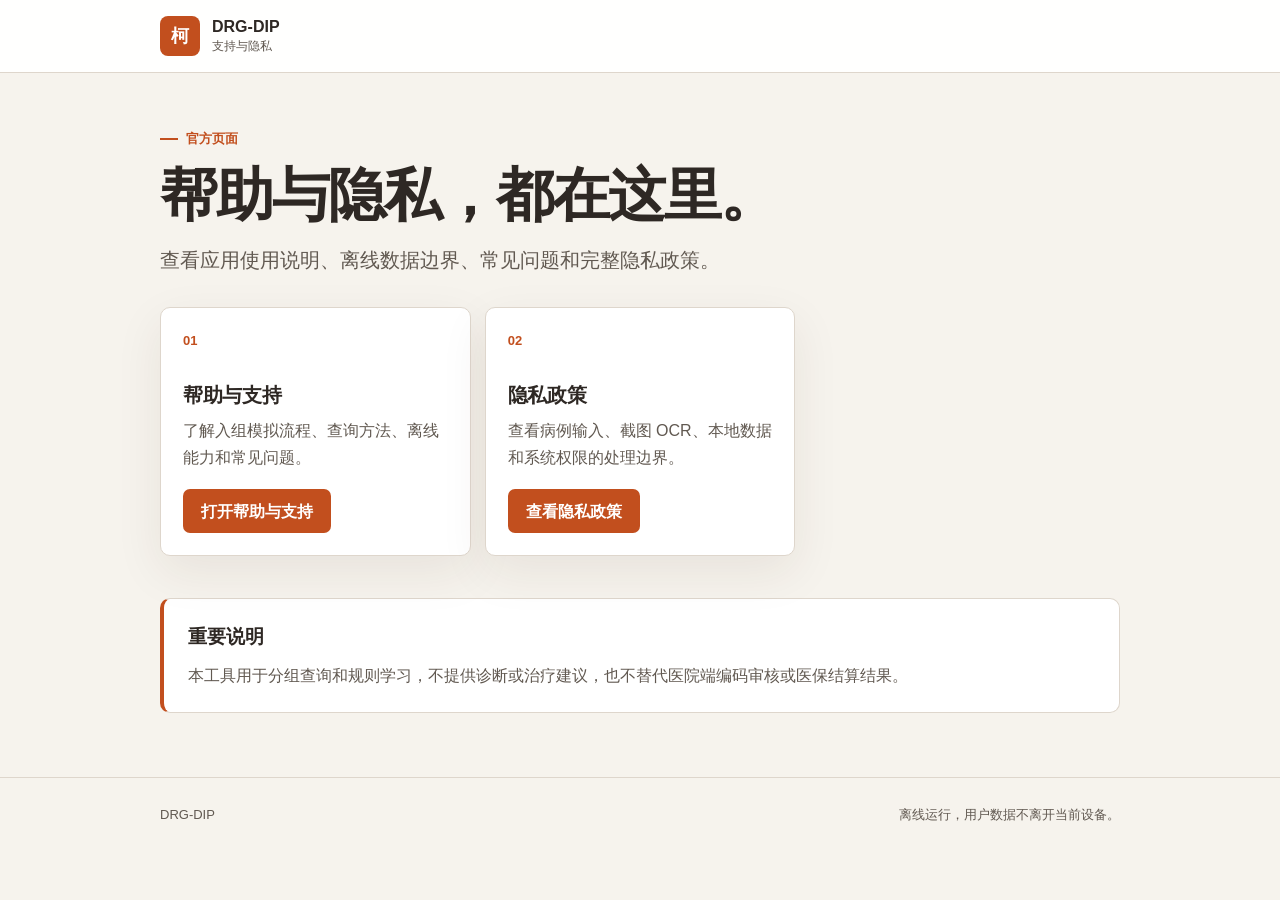
<file: index.html>
<!doctype html>
<html lang="zh-CN">
  <head>
    <meta charset="utf-8">
    <meta name="viewport" content="width=device-width, initial-scale=1">
    <meta
      name="description"
      content="DRG-DIP 帮助、支持与隐私政策页面。"
    >
    <title>DRG-DIP - 支持与隐私</title>
    <link rel="icon" type="image/svg+xml" href="./favicon.svg">
    <link rel="stylesheet" href="./drg-legal.css">
  </head>
  <body>
    <header class="site-header">
      <div class="site-header__inner">
        <a class="brand" href="./" aria-label="返回支持与隐私首页">
          <span class="brand__mark" aria-hidden="true">柯</span>
          <span class="brand__text">
            <span class="brand__title">DRG-DIP</span>
            <span class="brand__subtitle">支持与隐私</span>
          </span>
        </a>
      </div>
    </header>

    <main>
      <section class="hero" aria-labelledby="page-title">
        <div class="eyebrow">官方页面</div>
        <h1 id="page-title">帮助与隐私，都在这里。</h1>
        <p class="hero__lead">
          查看应用使用说明、离线数据边界、常见问题和完整隐私政策。
        </p>
      </section>

      <section class="quick-grid" aria-label="页面入口">
        <article class="quick-card">
          <span class="quick-card__number">01</span>
          <h2>帮助与支持</h2>
          <p>了解入组模拟流程、查询方法、离线能力和常见问题。</p>
          <a class="button-link" href="./drg-support/">打开帮助与支持</a>
        </article>
        <article class="quick-card">
          <span class="quick-card__number">02</span>
          <h2>隐私政策</h2>
          <p>查看病例输入、截图 OCR、本地数据和系统权限的处理边界。</p>
          <a class="button-link" href="./drg-privacy/">查看隐私政策</a>
        </article>
      </section>

      <aside class="callout">
        <h2>重要说明</h2>
        <p>
          本工具用于分组查询和规则学习，不提供诊断或治疗建议，也不替代医院端编码审核或医保结算结果。
        </p>
      </aside>
    </main>

    <footer class="site-footer">
      <div class="site-footer__inner">
        <span>DRG-DIP</span>
        <span>离线运行，用户数据不离开当前设备。</span>
      </div>
    </footer>
  </body>
</html>
</file>
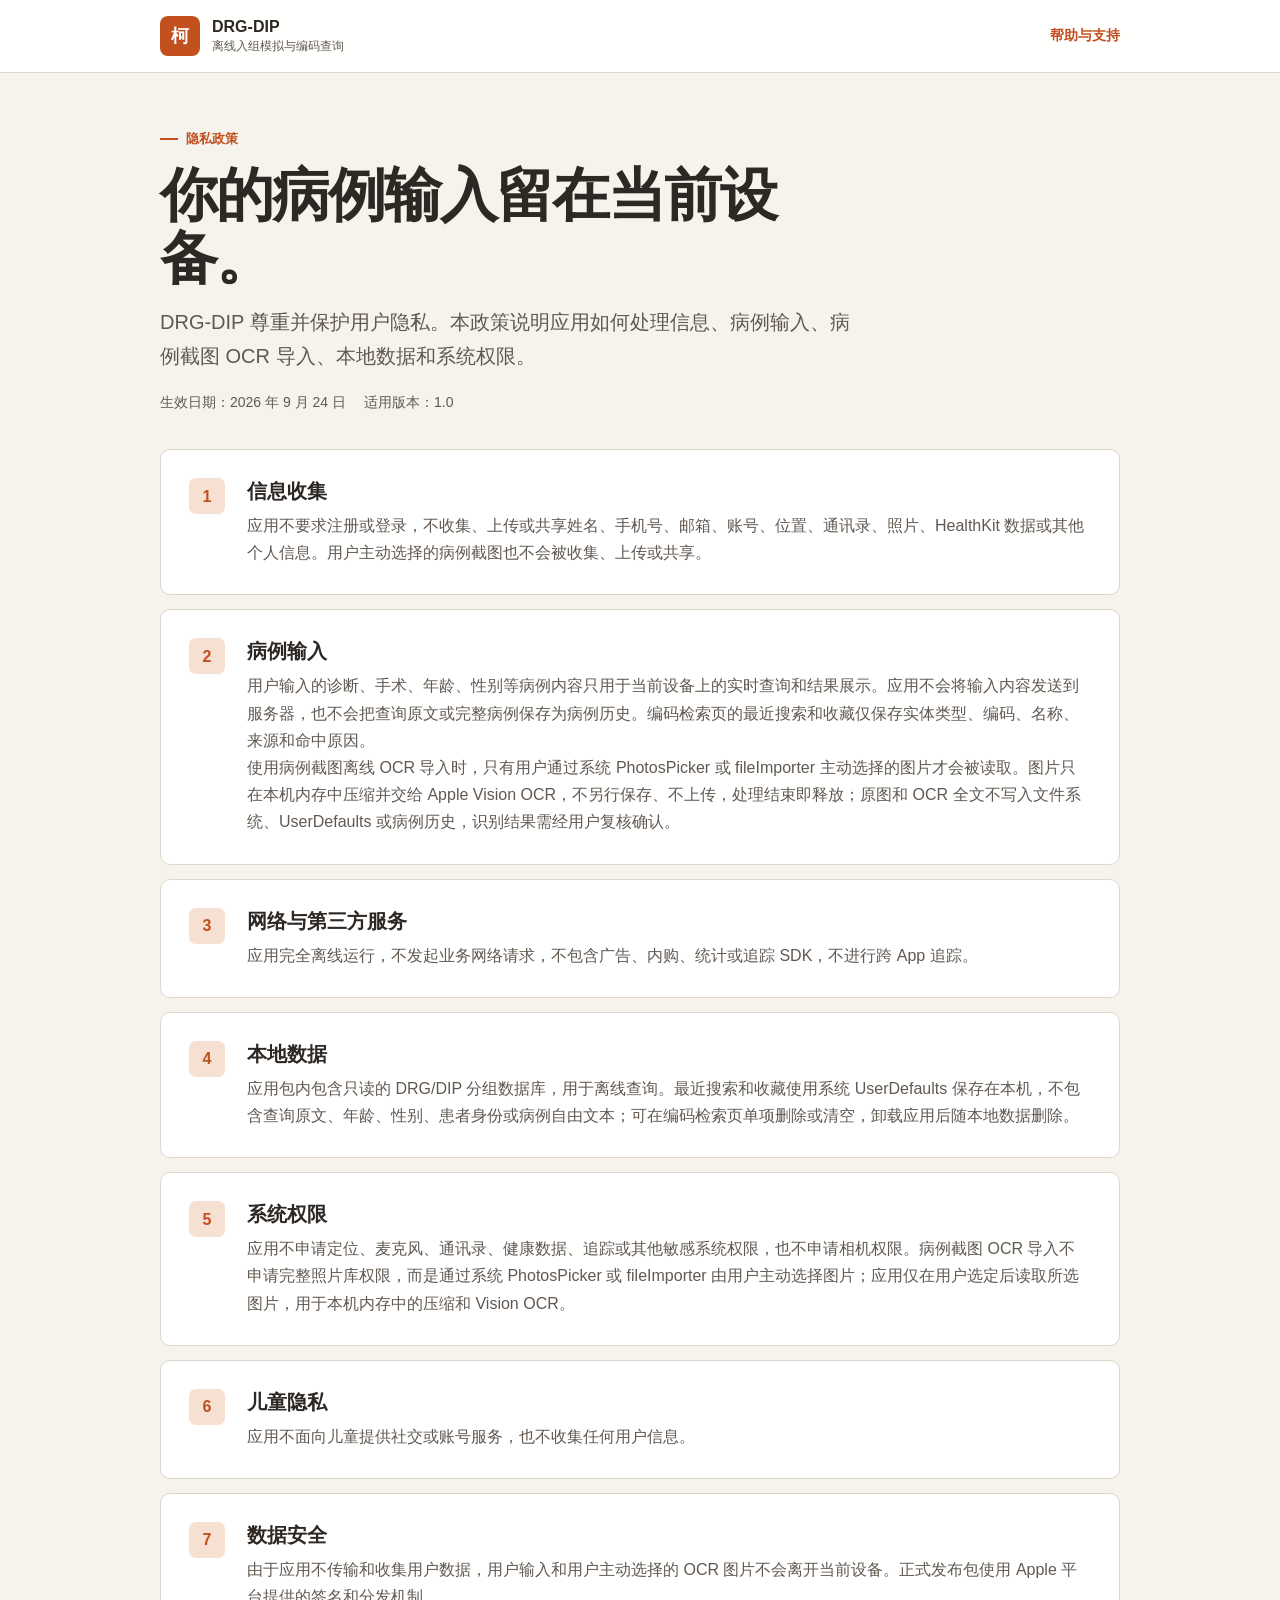
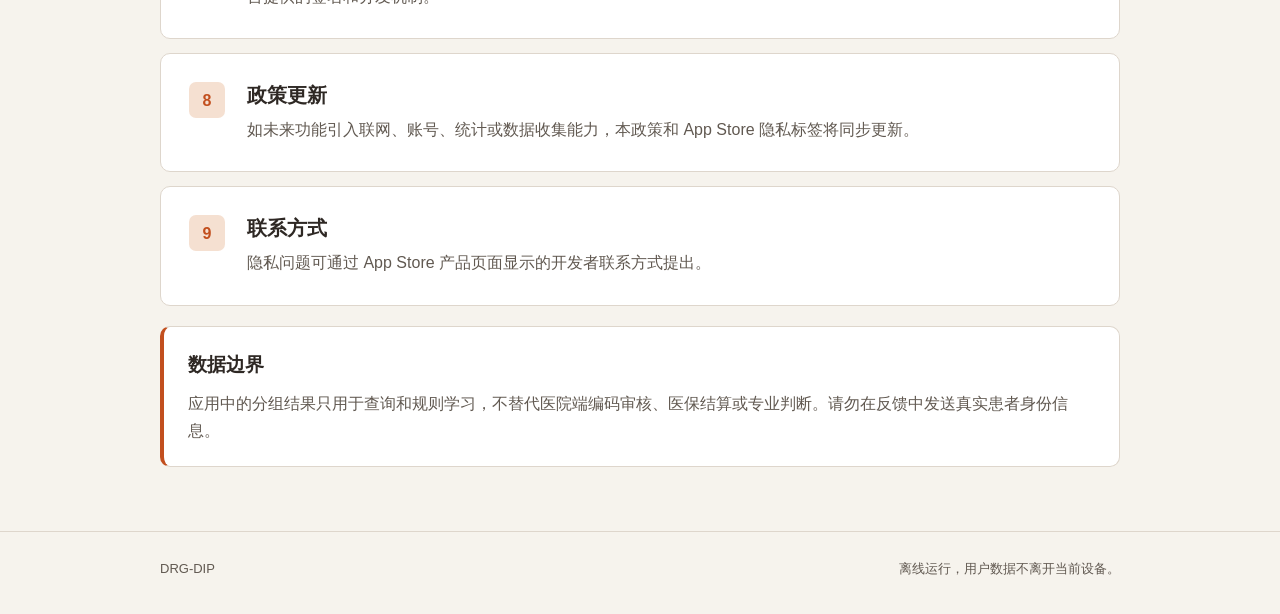
<file: drg-privacy/index.html>
<!doctype html>
<html lang="zh-CN">
  <head>
    <meta charset="utf-8">
    <meta name="viewport" content="width=device-width, initial-scale=1">
    <meta
      name="description"
      content="DRG-DIP 隐私政策，说明病例输入、网络、本地数据、系统权限和第三方服务处理方式。"
    >
    <title>隐私政策 - DRG-DIP</title>
    <link rel="icon" type="image/svg+xml" href="../favicon.svg">
    <link rel="stylesheet" href="../drg-legal.css">
  </head>
  <body>
    <header class="site-header">
      <div class="site-header__inner">
        <div class="brand">
          <span class="brand__mark" aria-hidden="true">柯</span>
          <span class="brand__text">
            <span class="brand__title">DRG-DIP</span>
            <span class="brand__subtitle">离线入组模拟与编码查询</span>
          </span>
        </div>
        <a class="header-link" href="../drg-support/">帮助与支持</a>
      </div>
    </header>

    <main>
      <section class="hero" aria-labelledby="page-title">
        <div class="eyebrow">隐私政策</div>
        <h1 id="page-title">你的病例输入留在当前设备。</h1>
        <p class="hero__lead">
          DRG-DIP 尊重并保护用户隐私。本政策说明应用如何处理信息、病例输入、病例截图 OCR 导入、本地数据和系统权限。
        </p>
        <div class="meta-row">
          <span>生效日期：2026 年 9 月 24 日</span>
          <span>适用版本：1.0</span>
        </div>
      </section>

      <div class="privacy-list">
        <section class="privacy-section" aria-labelledby="collection-title">
          <span class="privacy-section__number" aria-hidden="true">1</span>
          <div>
            <h2 id="collection-title">信息收集</h2>
            <p>
              应用不要求注册或登录，不收集、上传或共享姓名、手机号、邮箱、账号、位置、通讯录、照片、HealthKit
              数据或其他个人信息。用户主动选择的病例截图也不会被收集、上传或共享。
            </p>
          </div>
        </section>

        <section class="privacy-section" aria-labelledby="case-input-title">
          <span class="privacy-section__number" aria-hidden="true">2</span>
          <div>
            <h2 id="case-input-title">病例输入</h2>
            <p>
              用户输入的诊断、手术、年龄、性别等病例内容只用于当前设备上的实时查询和结果展示。应用不会将输入内容发送到服务器，也不会把查询原文或完整病例保存为病例历史。编码检索页的最近搜索和收藏仅保存实体类型、编码、名称、来源和命中原因。
            </p>
            <p>
              使用病例截图离线 OCR 导入时，只有用户通过系统 PhotosPicker 或 fileImporter
              主动选择的图片才会被读取。图片只在本机内存中压缩并交给 Apple Vision
              OCR，不另行保存、不上传，处理结束即释放；原图和 OCR
              全文不写入文件系统、UserDefaults 或病例历史，识别结果需经用户复核确认。
            </p>
          </div>
        </section>

        <section class="privacy-section" aria-labelledby="network-title">
          <span class="privacy-section__number" aria-hidden="true">3</span>
          <div>
            <h2 id="network-title">网络与第三方服务</h2>
            <p>
              应用完全离线运行，不发起业务网络请求，不包含广告、内购、统计或追踪 SDK，不进行跨 App 追踪。
            </p>
          </div>
        </section>

        <section class="privacy-section" aria-labelledby="local-data-title">
          <span class="privacy-section__number" aria-hidden="true">4</span>
          <div>
            <h2 id="local-data-title">本地数据</h2>
            <p>
              应用包内包含只读的 DRG/DIP 分组数据库，用于离线查询。最近搜索和收藏使用系统 UserDefaults 保存在本机，不包含查询原文、年龄、性别、患者身份或病例自由文本；可在编码检索页单项删除或清空，卸载应用后随本地数据删除。
            </p>
          </div>
        </section>

        <section class="privacy-section" aria-labelledby="permissions-title">
          <span class="privacy-section__number" aria-hidden="true">5</span>
          <div>
            <h2 id="permissions-title">系统权限</h2>
            <p>
              应用不申请定位、麦克风、通讯录、健康数据、追踪或其他敏感系统权限，也不申请相机权限。病例截图
              OCR 导入不申请完整照片库权限，而是通过系统 PhotosPicker 或
              fileImporter 由用户主动选择图片；应用仅在用户选定后读取所选图片，用于本机内存中的压缩和
              Vision OCR。
            </p>
          </div>
        </section>

        <section class="privacy-section" aria-labelledby="children-title">
          <span class="privacy-section__number" aria-hidden="true">6</span>
          <div>
            <h2 id="children-title">儿童隐私</h2>
            <p>应用不面向儿童提供社交或账号服务，也不收集任何用户信息。</p>
          </div>
        </section>

        <section class="privacy-section" aria-labelledby="security-title">
          <span class="privacy-section__number" aria-hidden="true">7</span>
          <div>
            <h2 id="security-title">数据安全</h2>
            <p>
              由于应用不传输和收集用户数据，用户输入和用户主动选择的 OCR
              图片不会离开当前设备。正式发布包使用 Apple 平台提供的签名和分发机制。
            </p>
          </div>
        </section>

        <section class="privacy-section" aria-labelledby="changes-title">
          <span class="privacy-section__number" aria-hidden="true">8</span>
          <div>
            <h2 id="changes-title">政策更新</h2>
            <p>
              如未来功能引入联网、账号、统计或数据收集能力，本政策和 App Store 隐私标签将同步更新。
            </p>
          </div>
        </section>

        <section class="privacy-section" aria-labelledby="contact-title">
          <span class="privacy-section__number" aria-hidden="true">9</span>
          <div>
            <h2 id="contact-title">联系方式</h2>
            <p>隐私问题可通过 App Store 产品页面显示的开发者联系方式提出。</p>
          </div>
        </section>
      </div>

      <aside class="callout">
        <h2>数据边界</h2>
        <p>
          应用中的分组结果只用于查询和规则学习，不替代医院端编码审核、医保结算或专业判断。请勿在反馈中发送真实患者身份信息。
        </p>
      </aside>
    </main>

    <footer class="site-footer">
      <div class="site-footer__inner">
        <span>DRG-DIP</span>
        <span>离线运行，用户数据不离开当前设备。</span>
      </div>
    </footer>
  </body>
</html>
</file>
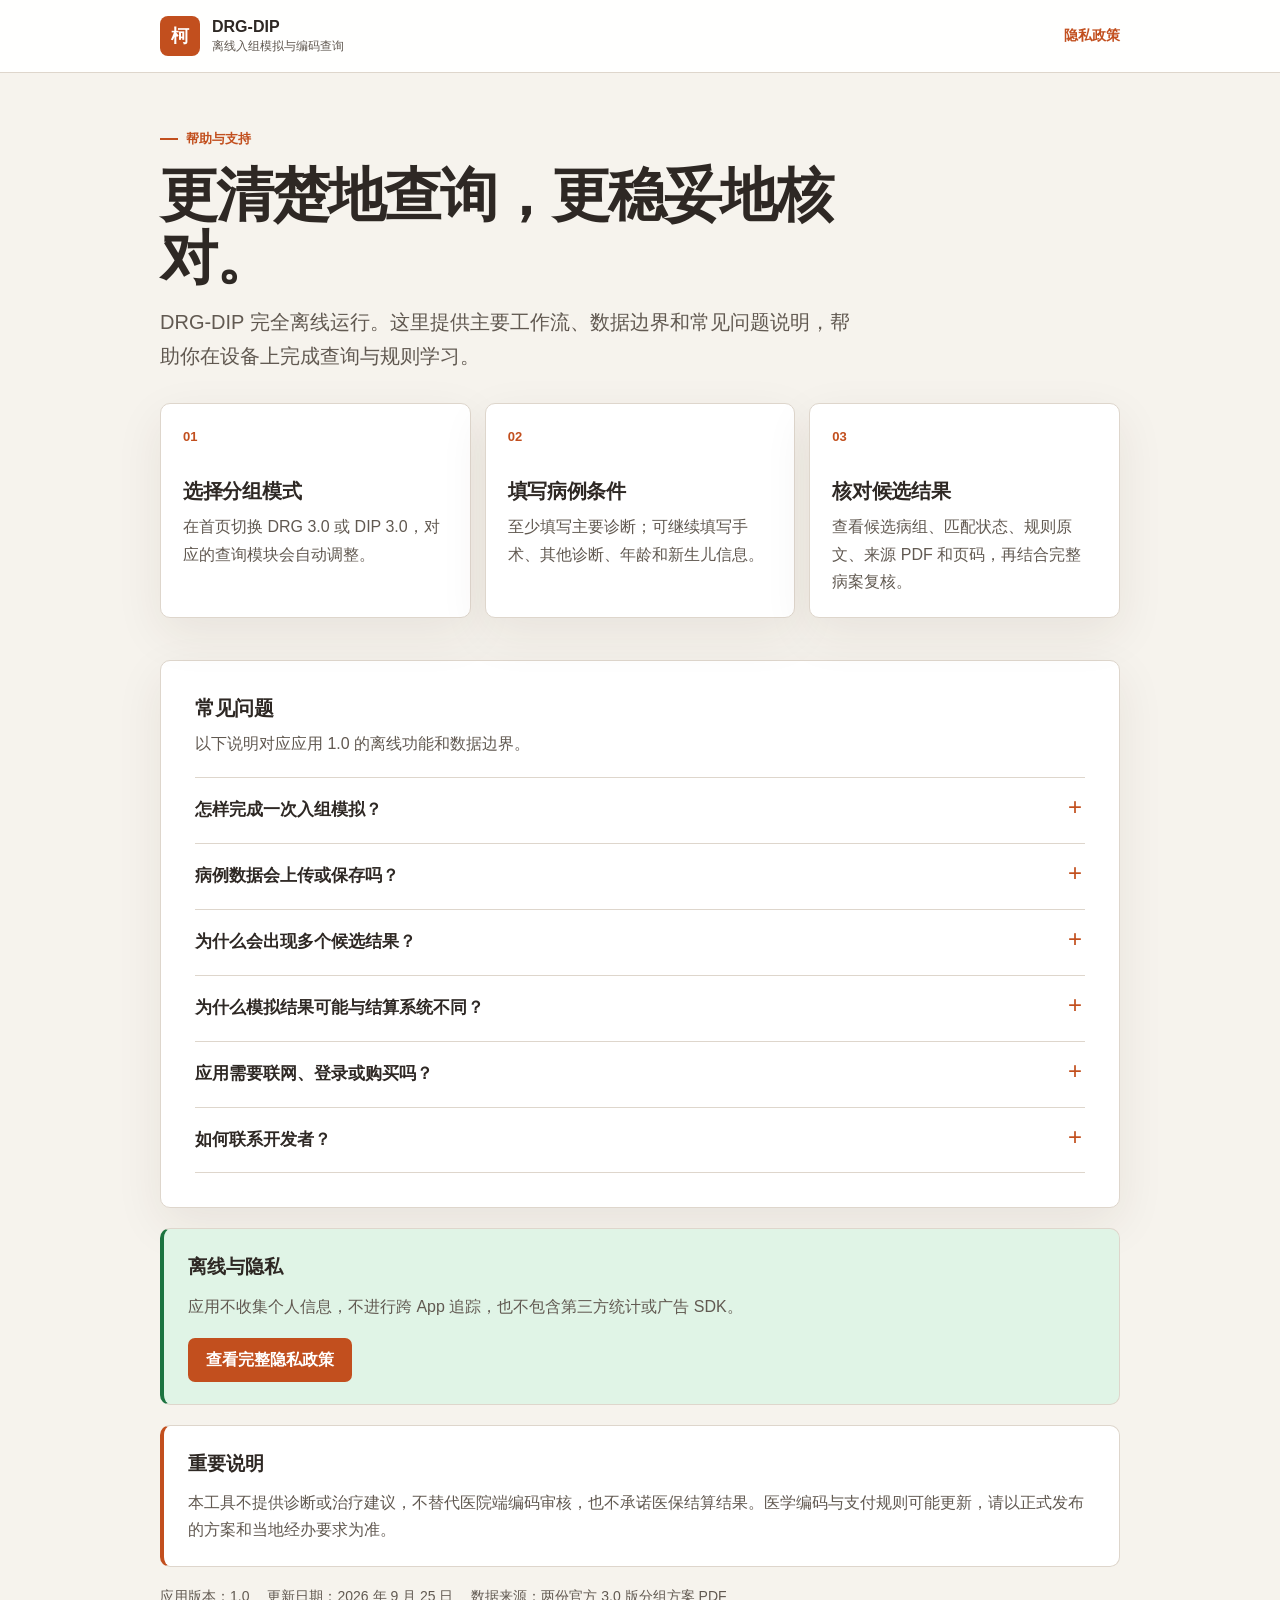
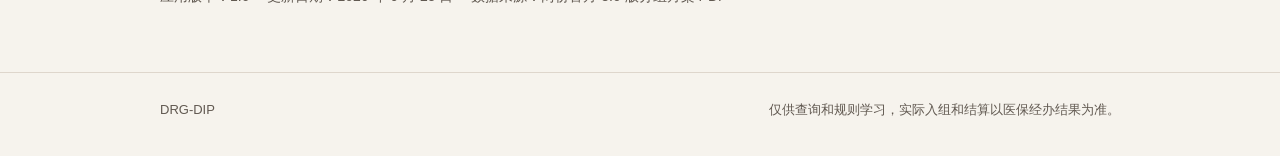
<file: drg-support/index.html>
<!doctype html>
<html lang="zh-CN">
  <head>
    <meta charset="utf-8">
    <meta name="viewport" content="width=device-width, initial-scale=1">
    <meta
      name="description"
      content="DRG-DIP 帮助与支持，包含离线数据、入组模拟、编码检索和隐私说明。"
    >
    <title>帮助与支持 - DRG-DIP</title>
    <link rel="icon" type="image/svg+xml" href="../favicon.svg">
    <link rel="stylesheet" href="../drg-legal.css">
  </head>
  <body>
    <header class="site-header">
      <div class="site-header__inner">
        <div class="brand">
          <span class="brand__mark" aria-hidden="true">柯</span>
          <span class="brand__text">
            <span class="brand__title">DRG-DIP</span>
            <span class="brand__subtitle">离线入组模拟与编码查询</span>
          </span>
        </div>
        <a class="header-link" href="../drg-privacy/">隐私政策</a>
      </div>
    </header>

    <main>
      <section class="hero" aria-labelledby="page-title">
        <div class="eyebrow">帮助与支持</div>
        <h1 id="page-title">更清楚地查询，更稳妥地核对。</h1>
        <p class="hero__lead">
          DRG-DIP 完全离线运行。这里提供主要工作流、数据边界和常见问题说明，帮助你在设备上完成查询与规则学习。
        </p>
      </section>

      <section class="quick-grid" aria-label="使用步骤">
        <article class="quick-card">
          <span class="quick-card__number">01</span>
          <h2>选择分组模式</h2>
          <p>在首页切换 DRG 3.0 或 DIP 3.0，对应的查询模块会自动调整。</p>
        </article>
        <article class="quick-card">
          <span class="quick-card__number">02</span>
          <h2>填写病例条件</h2>
          <p>至少填写主要诊断；可继续填写手术、其他诊断、年龄和新生儿信息。</p>
        </article>
        <article class="quick-card">
          <span class="quick-card__number">03</span>
          <h2>核对候选结果</h2>
          <p>查看候选病组、匹配状态、规则原文、来源 PDF 和页码，再结合完整病案复核。</p>
        </article>
      </section>

      <section class="content-card" aria-labelledby="faq-title">
        <h2 id="faq-title">常见问题</h2>
        <p>以下说明对应应用 1.0 的离线功能和数据边界。</p>

        <div class="faq-list">
          <details>
            <summary>怎样完成一次入组模拟？</summary>
            <div class="faq-answer">
              进入“入组模拟”，至少填写主要诊断。可继续填写主要手术、其他诊断和其他手术，再点击“模拟分组”查看候选 ADRG/DRG 或 DIP 病种及规则依据。
            </div>
          </details>

          <details>
            <summary>病例数据会上传或保存吗？</summary>
            <div class="faq-answer">
              病例内容不会上传，也不会保存为病例历史。使用病例截图 OCR 导入时，仅读取用户通过系统选择器主动选中的图片；图片只在本机内存中压缩并完成 Vision OCR，处理结束即释放，不上传、不另行保存，也不进入病例历史。为便于再次查找，编码检索页会把最近查看或收藏的实体类型、编码、名称、来源和命中原因保存在本机；不保存查询原文、年龄、性别或患者信息，可在检索页删除或清空。
            </div>
          </details>

          <details>
            <summary>为什么会出现多个候选结果？</summary>
            <div class="faq-answer">
              部分病例会同时满足多条主要诊断、手术操作或组合规则。应用展示候选结果和依据，便于逐条核对；最终入组仍需结合完整病案和当地医保政策判断。
            </div>
          </details>

          <details>
            <summary>为什么模拟结果可能与结算系统不同？</summary>
            <div class="faq-answer">
              本应用依据随包发布的两份 3.0 版分组方案构建。地方支付政策、特殊病例规则、数据库版本和人工编码审核都可能造成差异，实际入组和结算以医保经办结果为准。
            </div>
          </details>

          <details>
            <summary>应用需要联网、登录或购买吗？</summary>
            <div class="faq-answer">
              不需要。应用不要求账号，不包含广告或内购，核心查询使用随包发布的只读离线数据库。
            </div>
          </details>

          <details>
            <summary>如何联系开发者？</summary>
            <div class="faq-answer">
              请通过 App Store 产品页面显示的开发者联系方式提交问题，并附上应用版本、设备型号、操作步骤和预期结果。请勿在反馈中发送真实患者身份信息。
            </div>
          </details>
        </div>
      </section>

      <aside class="callout callout--privacy" aria-labelledby="privacy-title">
        <h2 id="privacy-title">离线与隐私</h2>
        <p>应用不收集个人信息，不进行跨 App 追踪，也不包含第三方统计或广告 SDK。</p>
        <a class="button-link" href="../drg-privacy/">查看完整隐私政策</a>
      </aside>

      <aside class="callout" aria-labelledby="boundary-title">
        <h2 id="boundary-title">重要说明</h2>
        <p>
          本工具不提供诊断或治疗建议，不替代医院端编码审核，也不承诺医保结算结果。医学编码与支付规则可能更新，请以正式发布的方案和当地经办要求为准。
        </p>
      </aside>

      <div class="meta-row">
        <span>应用版本：1.0</span>
        <span>更新日期：2026 年 9 月 25 日</span>
        <span>数据来源：两份官方 3.0 版分组方案 PDF</span>
      </div>
    </main>

    <footer class="site-footer">
      <div class="site-footer__inner">
        <span>DRG-DIP</span>
        <span>仅供查询和规则学习，实际入组和结算以医保经办结果为准。</span>
      </div>
    </footer>
  </body>
</html>
</file>
<file: drg-legal.css>
:root {
  color-scheme: light dark;
  --canvas: #f6f3ed;
  --surface: #ffffff;
  --surface-muted: #faf9f6;
  --ink: #2e2824;
  --ink-muted: #615951;
  --accent: #c24f1e;
  --accent-soft: #f5e0d1;
  --border: #ded6cc;
  --success: #1c7340;
  --success-soft: #e0f4e6;
  --shadow: 0 16px 48px rgba(64, 43, 29, 0.08);
  --content-width: 960px;
}

@media (prefers-color-scheme: dark) {
  :root {
    --canvas: #161310;
    --surface: #221d19;
    --surface-muted: #2b241f;
    --ink: #f6f1eb;
    --ink-muted: #beb1a6;
    --accent: #ef7e4f;
    --accent-soft: #4a2719;
    --border: #4c4138;
    --success: #7ad69d;
    --success-soft: #163723;
    --shadow: 0 18px 56px rgba(0, 0, 0, 0.28);
  }
}

* {
  box-sizing: border-box;
}

html {
  scroll-behavior: smooth;
}

body {
  margin: 0;
  background: var(--canvas);
  color: var(--ink);
  font-family: -apple-system, BlinkMacSystemFont, "SF Pro Text", "PingFang SC",
    "Hiragino Sans GB", "Microsoft YaHei", sans-serif;
  font-size: 16px;
  line-height: 1.7;
  text-rendering: optimizeLegibility;
}

a {
  color: var(--accent);
  text-underline-offset: 0.2em;
}

a:focus-visible,
button:focus-visible,
summary:focus-visible {
  outline: 3px solid var(--accent);
  outline-offset: 3px;
}

.site-header {
  border-bottom: 1px solid var(--border);
  background: color-mix(in srgb, var(--surface) 94%, transparent);
  backdrop-filter: blur(16px);
}

.site-header__inner,
main,
.site-footer__inner {
  width: min(calc(100% - 32px), var(--content-width));
  margin-inline: auto;
}

.site-header__inner {
  display: flex;
  align-items: center;
  justify-content: space-between;
  gap: 20px;
  min-height: 72px;
}

.brand {
  display: inline-flex;
  align-items: center;
  gap: 12px;
  color: var(--ink);
  text-decoration: none;
}

.brand__mark {
  display: grid;
  width: 40px;
  height: 40px;
  place-items: center;
  border-radius: 8px;
  background: var(--accent);
  color: #fff;
  font-size: 18px;
  font-weight: 700;
}

.brand__text {
  display: grid;
  gap: 1px;
}

.brand__title {
  font-size: 16px;
  font-weight: 700;
  letter-spacing: 0;
  line-height: 1.3;
}

.brand__subtitle {
  color: var(--ink-muted);
  font-size: 12px;
  line-height: 1.3;
}

.header-link {
  flex: none;
  font-size: 14px;
  font-weight: 600;
  text-decoration: none;
}

main {
  padding: 48px 0 64px;
}

.hero {
  max-width: 760px;
  margin-bottom: 30px;
}

.eyebrow {
  display: inline-flex;
  align-items: center;
  gap: 8px;
  margin-bottom: 14px;
  color: var(--accent);
  font-size: 13px;
  font-weight: 700;
}

.eyebrow::before {
  width: 18px;
  height: 2px;
  background: currentColor;
  content: "";
}

h1,
h2,
h3,
p {
  margin-top: 0;
}

h1 {
  max-width: 720px;
  margin-bottom: 16px;
  font-size: clamp(34px, 6vw, 58px);
  letter-spacing: -0.035em;
  line-height: 1.08;
}

.hero__lead {
  max-width: 700px;
  margin-bottom: 0;
  color: var(--ink-muted);
  font-size: clamp(17px, 2.2vw, 20px);
}

.quick-grid {
  display: grid;
  grid-template-columns: repeat(3, minmax(0, 1fr));
  gap: 14px;
  margin: 28px 0 42px;
}

.quick-card,
.content-card,
.privacy-section,
.callout {
  border: 1px solid var(--border);
  border-radius: 10px;
  background: var(--surface);
  box-shadow: var(--shadow);
}

.quick-card {
  min-height: 176px;
  padding: 22px;
}

.quick-card__number {
  display: block;
  margin-bottom: 30px;
  color: var(--accent);
  font-size: 13px;
  font-weight: 800;
  font-variant-numeric: tabular-nums;
}

.quick-card h2,
.content-card h2 {
  margin-bottom: 9px;
  font-size: 20px;
  letter-spacing: -0.015em;
  line-height: 1.3;
}

.quick-card p,
.content-card p,
.privacy-section p,
.callout p {
  margin-bottom: 0;
  color: var(--ink-muted);
}

.content-card {
  margin-bottom: 20px;
  padding: clamp(22px, 4vw, 34px);
}

.faq-list {
  display: grid;
  gap: 0;
  margin-top: 20px;
  border-top: 1px solid var(--border);
}

details {
  border-bottom: 1px solid var(--border);
}

summary {
  position: relative;
  padding: 18px 42px 18px 0;
  cursor: pointer;
  font-size: 17px;
  font-weight: 650;
  list-style: none;
}

summary::-webkit-details-marker {
  display: none;
}

summary::after {
  position: absolute;
  top: 17px;
  right: 3px;
  color: var(--accent);
  content: "+";
  font-size: 24px;
  font-weight: 400;
  line-height: 1;
}

details[open] summary::after {
  content: "−";
}

.faq-answer {
  max-width: 760px;
  padding: 0 42px 20px 0;
  color: var(--ink-muted);
}

.callout {
  margin-top: 20px;
  padding: 22px 24px;
  border-left: 4px solid var(--accent);
  box-shadow: none;
}

.callout--privacy {
  border-left-color: var(--success);
  background: var(--success-soft);
}

.callout h2 {
  margin-bottom: 9px;
  font-size: 19px;
}

.button-link {
  display: inline-flex;
  min-height: 44px;
  align-items: center;
  justify-content: center;
  margin-top: 18px;
  padding: 0 18px;
  border-radius: 7px;
  background: var(--accent);
  color: #fff;
  font-weight: 700;
  text-decoration: none;
}

.privacy-list {
  display: grid;
  gap: 14px;
  margin-top: 34px;
}

.privacy-section {
  display: grid;
  grid-template-columns: 42px minmax(0, 1fr);
  gap: 16px;
  padding: clamp(20px, 4vw, 28px);
  box-shadow: none;
}

.privacy-section__number {
  display: grid;
  width: 36px;
  height: 36px;
  place-items: center;
  border-radius: 7px;
  background: var(--accent-soft);
  color: var(--accent);
  font-weight: 800;
  font-variant-numeric: tabular-nums;
}

.privacy-section h2 {
  margin-bottom: 7px;
  font-size: 20px;
  line-height: 1.35;
}

.meta-row {
  display: flex;
  flex-wrap: wrap;
  gap: 8px 18px;
  margin: 18px 0 0;
  color: var(--ink-muted);
  font-size: 14px;
}

.site-footer {
  border-top: 1px solid var(--border);
}

.site-footer__inner {
  display: flex;
  flex-wrap: wrap;
  justify-content: space-between;
  gap: 10px 24px;
  padding-block: 26px 34px;
  color: var(--ink-muted);
  font-size: 13px;
}

@media (max-width: 720px) {
  .site-header__inner {
    min-height: 64px;
  }

  .brand__subtitle {
    display: none;
  }

  main {
    padding-top: 34px;
  }

  .quick-grid {
    grid-template-columns: 1fr;
  }

  .quick-card {
    min-height: auto;
  }

  .quick-card__number {
    margin-bottom: 16px;
  }

  .privacy-section {
    grid-template-columns: 1fr;
  }
}

@media (prefers-reduced-motion: reduce) {
  html {
    scroll-behavior: auto;
  }
}

@media print {
  :root {
    color-scheme: light;
  }

  body {
    background: #fff;
  }

  .site-header,
  .site-footer {
    display: none;
  }

  main {
    width: 100%;
    padding: 0;
  }

  .quick-grid,
  .callout,
  .button-link {
    display: none;
  }

  .privacy-section,
  .content-card {
    break-inside: avoid;
    box-shadow: none;
  }
}
</file>
